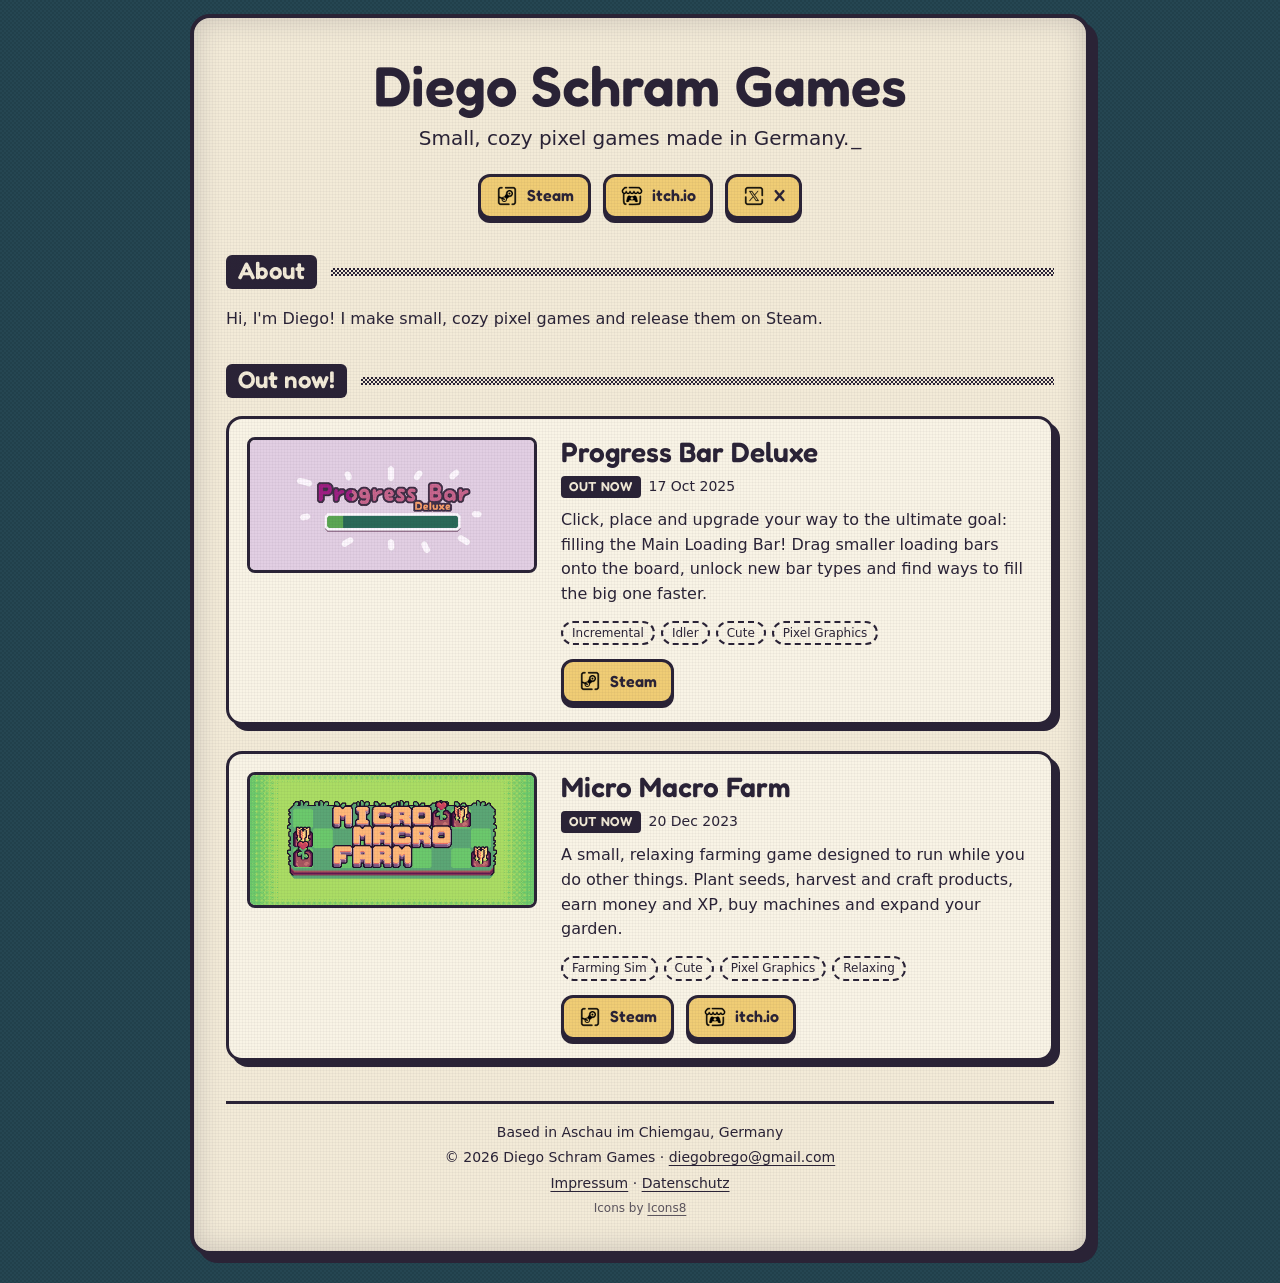
<file: index.html>
<!DOCTYPE html>
<html lang="en">
<head>
  <meta charset="UTF-8">
  <meta name="viewport" content="width=device-width, initial-scale=1">
  <title>Diego Schram Games</title>
  <meta name="description" content="Small, cozy pixel games by Diego Schram Games. Find Micro Macro Farm, Progress Bar Deluxe and more on Steam.">
  <meta name="theme-color" content="#264653">
  <meta property="og:type" content="website">
  <meta property="og:title" content="Diego Schram Games">
  <meta property="og:description" content="Small, cozy pixel games made in Germany.">
  <meta property="og:image" content="https://diegoschram.com/assets/Logo.png">
  <meta name="twitter:card" content="summary">
  <link rel="icon" type="image/png" href="assets/Logo.png">
  <link rel="stylesheet" href="css/stylesheet.css">
  <script src="site.config.js" defer></script>
  <script src="js/site.js" defer></script>
  <script src="js/home.js" defer></script>
</head>
<body class="home">

  <div class="page">
    <main class="panel">

      <header class="hero">
        <h1 data-cfg="studio.name">Diego Schram Games</h1>
        <p class="tagline" data-require="studio.tagline"><span data-cfg="studio.tagline">Small, cozy pixel games made in Germany.</span></p>
        <div class="icon-row" id="social"></div>
      </header>

      <section class="section" id="about" data-require="studio.about">
        <h2 class="section-title"><span>About</span></h2>
        <div class="about" id="about-text"></div>
      </section>

      <!-- Filled by js/home.js from site.config.js -->
      <div id="games">
        <noscript>
          <p>Please enable JavaScript to see the game list, or visit
            <a href="https://store.steampowered.com/developer/dissgames">my Steam page</a>.</p>
        </noscript>
      </div>

      <footer class="panel-footer">
        <p data-require="company.city">Based in <span data-cfg="company.city"></span>, Germany</p>
        <p>&copy; <span data-year>2026</span> <span data-cfg="studio.name">Diego Schram Games</span>
          <span data-require="company.email"> &middot; <a data-mailto="company.email" href="#"></a></span></p>
        <p><a href="impressum.html">Impressum</a> &middot; <a href="datenschutz.html">Datenschutz</a></p>
        <p class="credits">Icons by <a href="https://icons8.com" target="_blank" rel="noopener noreferrer">Icons8</a></p>
      </footer>

    </main>
  </div>

</body>
</html>
</file>
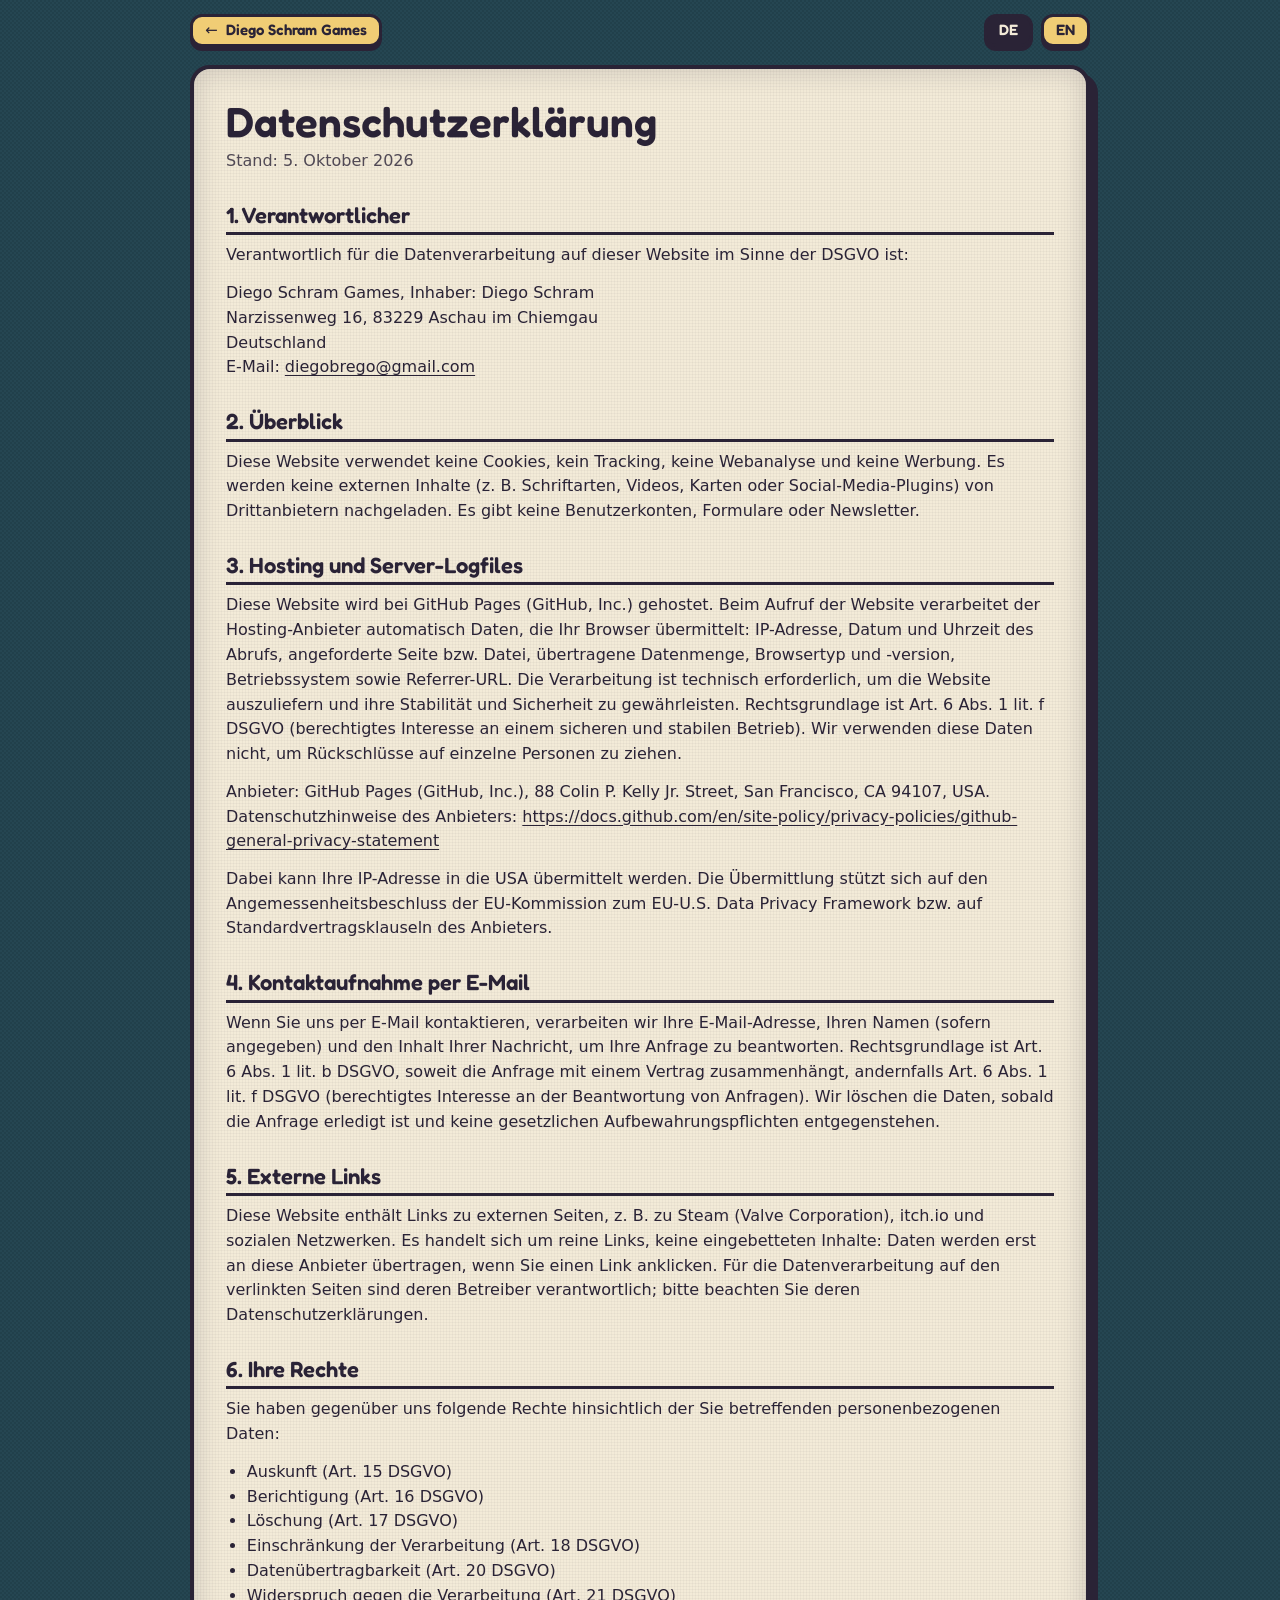
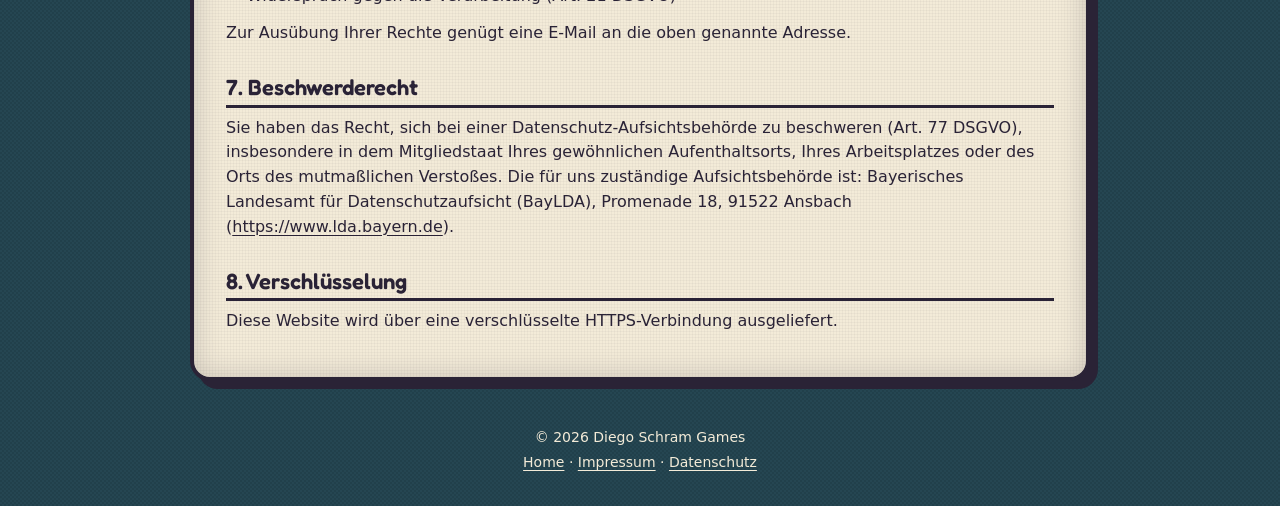
<file: datenschutz.html>
<!DOCTYPE html>
<html lang="de">
<head>
  <meta charset="UTF-8">
  <meta name="viewport" content="width=device-width, initial-scale=1">
  <title>Datenschutzerklärung – Diego Schram Games</title>
  <meta name="theme-color" content="#264653">
  <link rel="icon" type="image/png" href="assets/Logo.png">
  <link rel="stylesheet" href="css/stylesheet.css">
  <script src="site.config.js" defer></script>
  <script src="js/site.js" defer></script>
  <script src="js/legal.js" defer></script>
</head>
<body data-page="datenschutz">
  <div class="page">
    <div class="page-bar">
      <a class="btn small" href="./">&larr; <span data-cfg="studio.name">Diego Schram Games</span></a>
      <div class="lang-switch" id="lang-switch"></div>
    </div>
    <main class="panel doc" id="doc">
      <noscript>
        <h1>Datenschutzerklärung</h1>
        <p>Bitte aktiviere JavaScript, um diese Seite anzuzeigen. / Please enable JavaScript to view this page.</p>
      </noscript>
    </main>
  </div>
  <footer class="site-footer">
    <p>&copy; <span data-year>2026</span> <span data-cfg="studio.name">Diego Schram Games</span></p>
    <p><a href="./">Home</a> &middot; <a href="impressum.html" data-keep-lang>Impressum</a> &middot; <a href="datenschutz.html" data-keep-lang>Datenschutz</a></p>
  </footer>
</body>
</html>
</file>
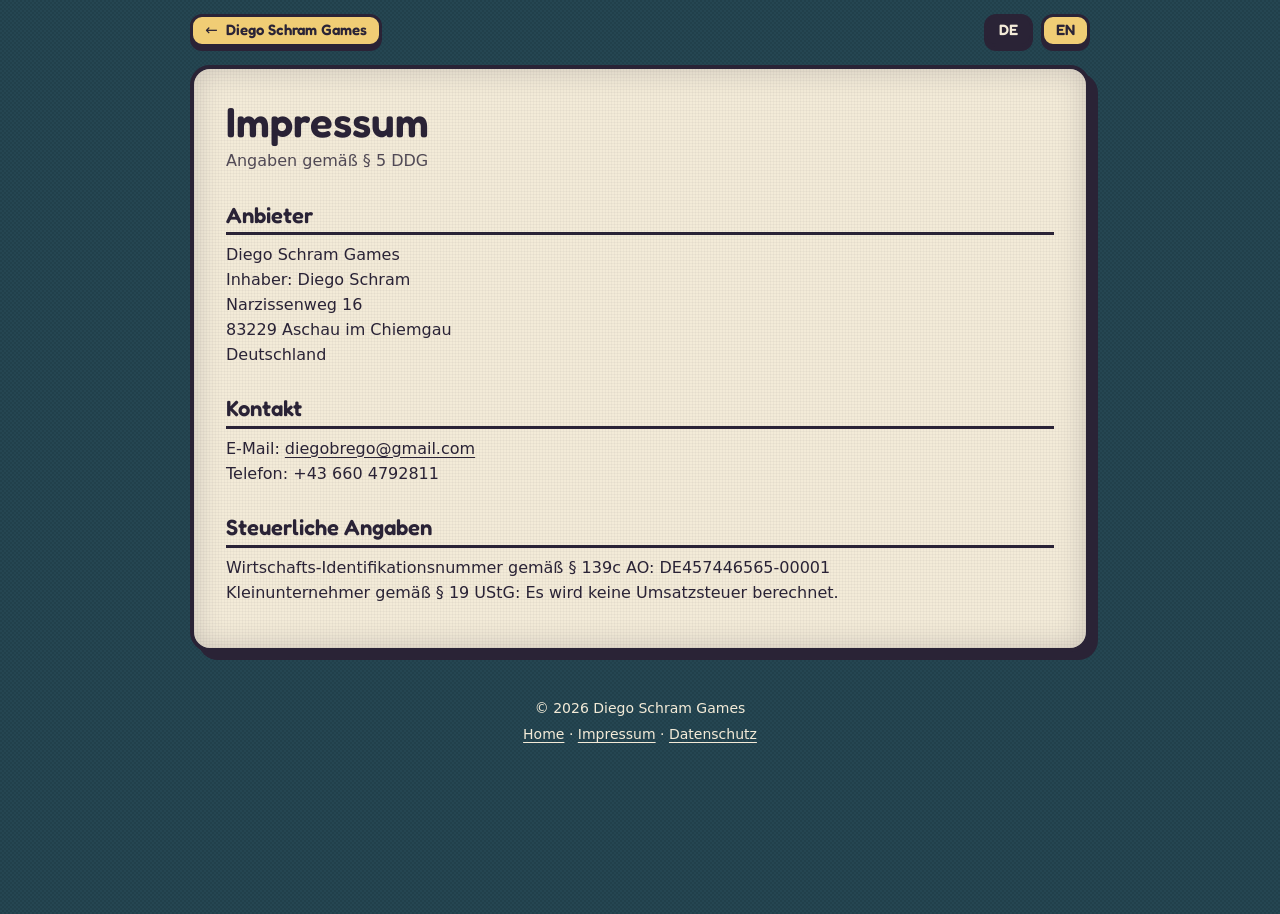
<file: impressum.html>
<!DOCTYPE html>
<html lang="de">
<head>
  <meta charset="UTF-8">
  <meta name="viewport" content="width=device-width, initial-scale=1">
  <title>Impressum – Diego Schram Games</title>
  <meta name="theme-color" content="#264653">
  <link rel="icon" type="image/png" href="assets/Logo.png">
  <link rel="stylesheet" href="css/stylesheet.css">
  <script src="site.config.js" defer></script>
  <script src="js/site.js" defer></script>
  <script src="js/legal.js" defer></script>
</head>
<body data-page="impressum">
  <div class="page">
    <div class="page-bar">
      <a class="btn small" href="./">&larr; <span data-cfg="studio.name">Diego Schram Games</span></a>
      <div class="lang-switch" id="lang-switch"></div>
    </div>
    <main class="panel doc" id="doc">
      <noscript>
        <h1>Impressum</h1>
        <p>Bitte aktiviere JavaScript, um diese Seite anzuzeigen. / Please enable JavaScript to view this page.</p>
      </noscript>
    </main>
  </div>
  <footer class="site-footer">
    <p>&copy; <span data-year>2026</span> <span data-cfg="studio.name">Diego Schram Games</span></p>
    <p><a href="./">Home</a> &middot; <a href="impressum.html" data-keep-lang>Impressum</a> &middot; <a href="datenschutz.html" data-keep-lang>Datenschutz</a></p>
  </footer>
</body>
</html>
</file>
<file: css/stylesheet.css>
/* =====================================================================
   Diego Schram Games - pixel panel theme
   1. Tokens & base   2. Panel & page   3. Home content   4. Legal pages
   ===================================================================== */

/* ---------- 1. Tokens & base ---------- */
@font-face {
  font-family: "Fredoka";
  src: url("../assets/fonts/Fredoka-SemiBold-latin.woff2") format("woff2");
  font-weight: 400 700;   /* one semibold file serves every heading/button weight */
  font-style: normal;
  font-display: swap;
}

:root {
  /* ---- Palette: change colors here only ----
     Soft teal + warm cream. Text contrast is ~12:1 (WCAG AAA needs 7:1). */
  --ink: #2a2336;                 /* text, borders, shadows */
  --ink-rgb: 42 35 54;            /* same color as r g b, for translucent overlays */
  --bg: #21404b;                  /* page background */
  --bg-dither: #254652;           /* second tone of the page's checker pattern */
  --paper: #f3ebd8;               /* panel */
  --paper-hi: #f9f4e6;            /* cards on the panel */
  --paper-lo: #e3d8bd;            /* image placeholders */
  --accent: #f0cd75;              /* buttons */
  --warn: #b8512f;                /* "coming soon" badge, focus ring, missing-data marks */
  --warn-bg: #f7e3d5;             /* "draft" notice on the Impressum */

  /* Alternatives - swap in one of these sets:
     Dusk indigo: ink #2a2540, ink-rgb 42 37 64, bg #2c3150, bg-dither #31375a, paper #f5eee0,
                  paper-hi #faf6ec, paper-lo #e6dcc8, accent #f4b6a0
     Moss:        ink #24302a, ink-rgb 36 48 42, bg #2b4238, bg-dither #30493e, paper #f2eddd,
                  paper-hi #f8f4e8, paper-lo #e0d8c0, accent #e9c46a                          */

  /* Fredoka (SIL OFL, see assets/fonts/OFL.txt) is hosted in this repo.
     Never load fonts from a CDN: that sends visitor IPs to a third party
     (a GDPR problem in Germany). */
  --font-display: "Fredoka", "Trebuchet MS", "Segoe UI", system-ui, sans-serif;
  --font-body: system-ui, "Segoe UI", Roboto, Helvetica, Arial, sans-serif;
}

*, *::before, *::after { box-sizing: border-box; }
[hidden] { display: none !important; }

html { -webkit-text-size-adjust: 100%; }

body {
  margin: 0;
  min-height: 100vh;
  background-color: var(--bg);
  /* 4px checkerboard with 2px cells: the 1-bit "dither" look */
  background-image: conic-gradient(var(--bg-dither) 25%, transparent 0 50%, var(--bg-dither) 0 75%, transparent 0);
  background-size: 4px 4px;
  color: var(--ink);
  font: 16px/1.55 var(--font-body);
}

img { display: block; max-width: 100%; }
a { color: inherit; text-underline-offset: 3px; }
:focus-visible { outline: 3px dashed var(--warn); outline-offset: 3px; }

@keyframes blink { 50% { opacity: 0; } }
@media (prefers-reduced-motion: reduce) {
  *, *::before, *::after { animation: none !important; transition: none !important; }
}

/* ---------- 2. Panel & page ---------- */
.page { width: min(900px, calc(100% - 24px)); margin: 14px auto 28px; }

.panel {
  position: relative;
  padding: 22px 16px 24px;
  border: 4px solid var(--ink);
  border-radius: 20px;
  background: var(--paper);
  box-shadow: 8px 8px 0 var(--ink);
}

/* Faint pixel grid + soft edge shading over the whole panel */
.panel::after {
  content: "";
  position: absolute;
  inset: 0;
  border-radius: 16px;
  pointer-events: none;
  background:
    repeating-linear-gradient(0deg, rgb(var(--ink-rgb) / 0.035) 0 1px, transparent 1px 3px),
    repeating-linear-gradient(90deg, rgb(var(--ink-rgb) / 0.035) 0 1px, transparent 1px 3px);
  box-shadow: inset 0 0 28px rgb(var(--ink-rgb) / 0.2);
}

@media (min-width: 640px) {
  .panel { padding: 30px 32px 30px; }
}

/* Buttons (used for store links and the legal-page nav) */
.btn {
  display: inline-flex;
  align-items: center;
  gap: 8px;
  padding: 7px 14px 8px;
  border: 3px solid var(--ink);
  border-radius: 12px;
  background: var(--accent);
  box-shadow: 0 4px 0 var(--ink);
  font: 16px/1.2 var(--font-display);
  text-decoration: none;
  transition: transform 0.06s, box-shadow 0.06s;
}
.btn img { width: 24px; height: 24px; }
.btn:hover, .btn:focus-visible { background: var(--ink); color: var(--paper); }
.btn:hover img, .btn:focus-visible img { filter: invert(1); }
.btn:active { transform: translateY(3px); box-shadow: 0 1px 0 var(--ink); }
.btn.small { padding: 4px 12px 5px; font-size: 15px; }

/* ---------- 3. Home content ---------- */
.hero { padding: 8px 0 4px; text-align: center; }
.hero h1 { margin: 0 0 8px; font: 40px/1.05 var(--font-display); }
.tagline { margin: 0 0 20px; font-size: 18px; }
.tagline::after { content: "_"; margin-left: 2px; animation: blink 1s steps(1) infinite; }

.icon-row { display: flex; flex-wrap: wrap; justify-content: center; gap: 12px; }

.section { margin-top: 32px; }
.section-title {
  display: flex;
  align-items: center;
  gap: 14px;
  margin: 0 0 18px;
  font: 24px/1.1 var(--font-display);
}
.section-title span {
  padding: 3px 12px 5px;
  border-radius: 6px;
  background: var(--ink);
  color: var(--paper);
}
.section-title::after {
  content: "";
  flex: 1;
  height: 8px;
  background: conic-gradient(var(--ink) 25%, transparent 0 50%, var(--ink) 0 75%, transparent 0) 0 0 / 4px 4px;
}

.about { max-width: 62ch; }
.about p { margin: 0 0 0.8em; }

/* Game card */
.game {
  display: grid;
  grid-template-columns: 1fr;
  gap: 18px;
  padding: 16px;
  border: 3px solid var(--ink);
  border-radius: 16px;
  background: var(--paper-hi);
  box-shadow: 6px 6px 0 var(--ink);
}
.game + .game { margin-top: 26px; }
.game-capsule {
  width: 100%;
  aspect-ratio: 460 / 215;
  object-fit: cover;
  border: 3px solid var(--ink);
  border-radius: 8px;
  background: var(--paper-lo);
}
.game h3 { margin: 0 0 8px; font: 28px/1.1 var(--font-display); }
.game-meta { display: flex; flex-wrap: wrap; align-items: center; gap: 8px; margin-bottom: 10px; font-size: 14px; }
.game p { margin: 0; }
.badge {
  padding: 1px 8px 2px;
  border-radius: 4px;
  background: var(--ink);
  color: var(--paper);
  font: 13px/1.4 var(--font-display);
  letter-spacing: 0.05em;
  text-transform: uppercase;
}
.badge.soon { background: var(--warn); color: #fff; }
.tags { display: flex; flex-wrap: wrap; gap: 6px; margin: 14px 0; padding: 0; list-style: none; }
.tags li { padding: 0 9px; border: 2px dashed var(--ink); border-radius: 999px; font-size: 12px; line-height: 1.7; }
.btn-row { display: flex; flex-wrap: wrap; gap: 12px; }

.panel-footer {
  margin-top: 40px;
  padding-top: 18px;
  border-top: 3px solid var(--ink);
  text-align: center;
  font-size: 14px;
}
.panel-footer p { margin: 0 0 4px; }
.panel-footer .credits { font-size: 12px; opacity: 0.75; }

@media (min-width: 640px) {
  .hero h1 { font-size: 56px; }
  .tagline { font-size: 20px; }
  .game { grid-template-columns: minmax(0, 290px) 1fr; gap: 24px; padding: 18px; }
  .game.no-image { grid-template-columns: 1fr; }
}

/* ---------- 4. Legal pages (Impressum / Datenschutz) ---------- */
.page-bar { display: flex; flex-wrap: wrap; align-items: center; justify-content: space-between; gap: 12px; margin-bottom: 18px; }
.lang-switch { display: flex; gap: 8px; }
.lang-switch a { text-decoration: none; }
.lang-switch a[aria-current="true"] { background: var(--ink); color: var(--paper); }

.doc h1 { margin: 0 0 4px; font: 36px/1.1 var(--font-display); }
.doc .lead { margin: 0 0 22px; opacity: 0.8; }
.doc h2 { margin: 28px 0 8px; padding-bottom: 4px; border-bottom: 3px solid var(--ink); font: 22px/1.2 var(--font-display); }
.doc p { margin: 0 0 0.8em; }
.doc address { font-style: normal; margin: 0 0 0.8em; }
.doc ul { margin: 0 0 0.8em; padding-left: 1.3em; }
@media (min-width: 640px) { .doc h1 { font-size: 42px; } }

mark.missing { padding: 0 6px; border-radius: 4px; background: var(--warn); color: #fff; }
.draft {
  margin: 0 0 22px;
  padding: 10px 14px;
  border: 3px dashed var(--warn);
  border-radius: 10px;
  background: var(--warn-bg);
}
.draft strong { font-family: var(--font-display); font-weight: 400; }

.site-footer { padding: 18px 12px 28px; color: var(--paper); text-align: center; font-size: 14px; }
.site-footer p { margin: 0 0 4px; }
</file>
